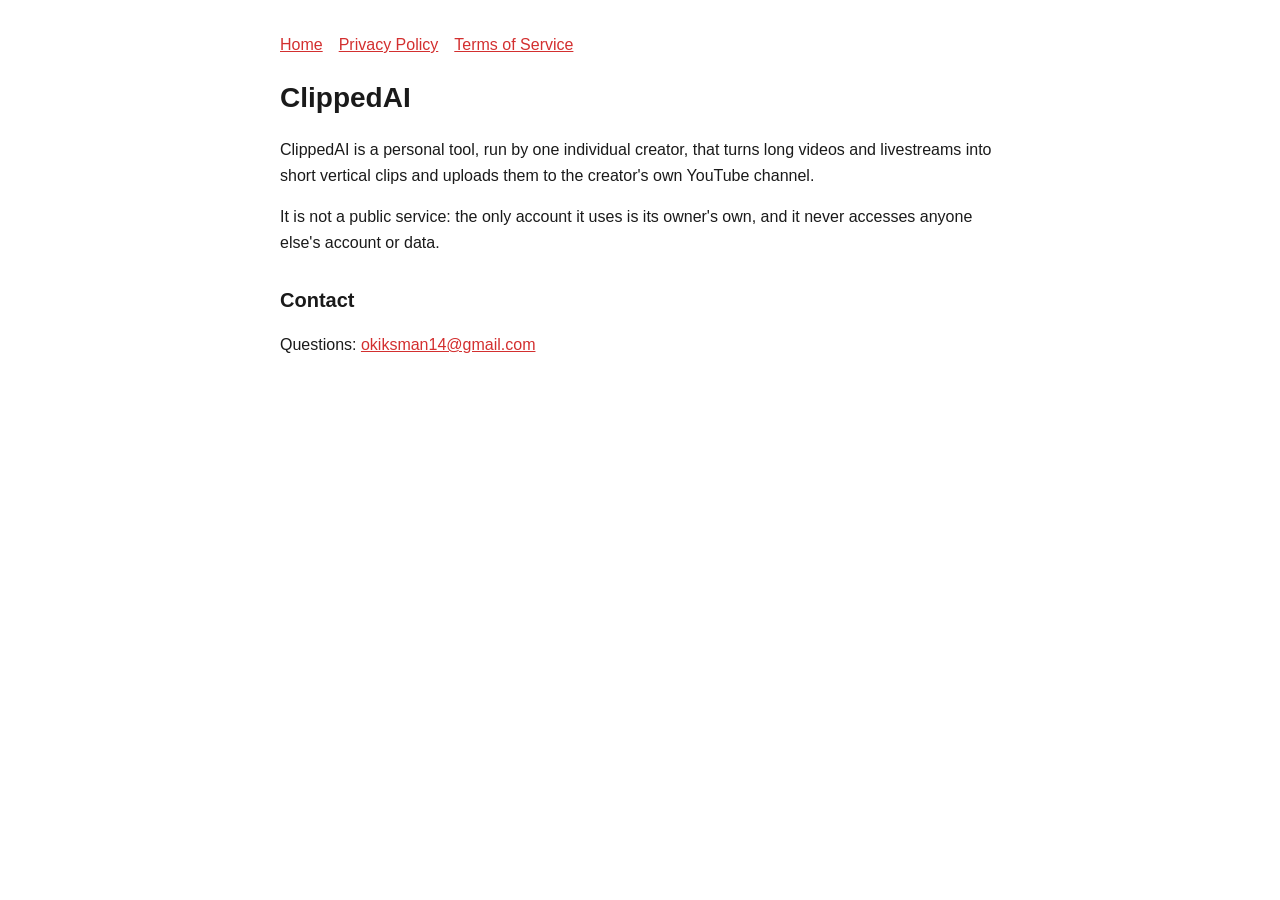
<file: index.html>
<!doctype html><html lang="en"><head><meta charset="utf-8"><meta name="viewport" content="width=device-width,initial-scale=1"><title>ClippedAI</title><link rel="stylesheet" href="style.css"></head><body>
<nav><a href="./">Home</a><a href="privacy.html">Privacy Policy</a><a href="terms.html">Terms of Service</a></nav>
<h1>ClippedAI</h1>
<p>ClippedAI is a personal tool, run by one individual creator, that turns long videos and livestreams into short vertical clips and uploads them to the creator's own YouTube channel.</p>
<p>It is not a public service: the only account it uses is its owner's own, and it never accesses anyone else's account or data.</p>
<h2>Contact</h2>
<p>Questions: <a href="mailto:okiksman14@gmail.com">okiksman14@gmail.com</a></p>
</body></html>
</file>
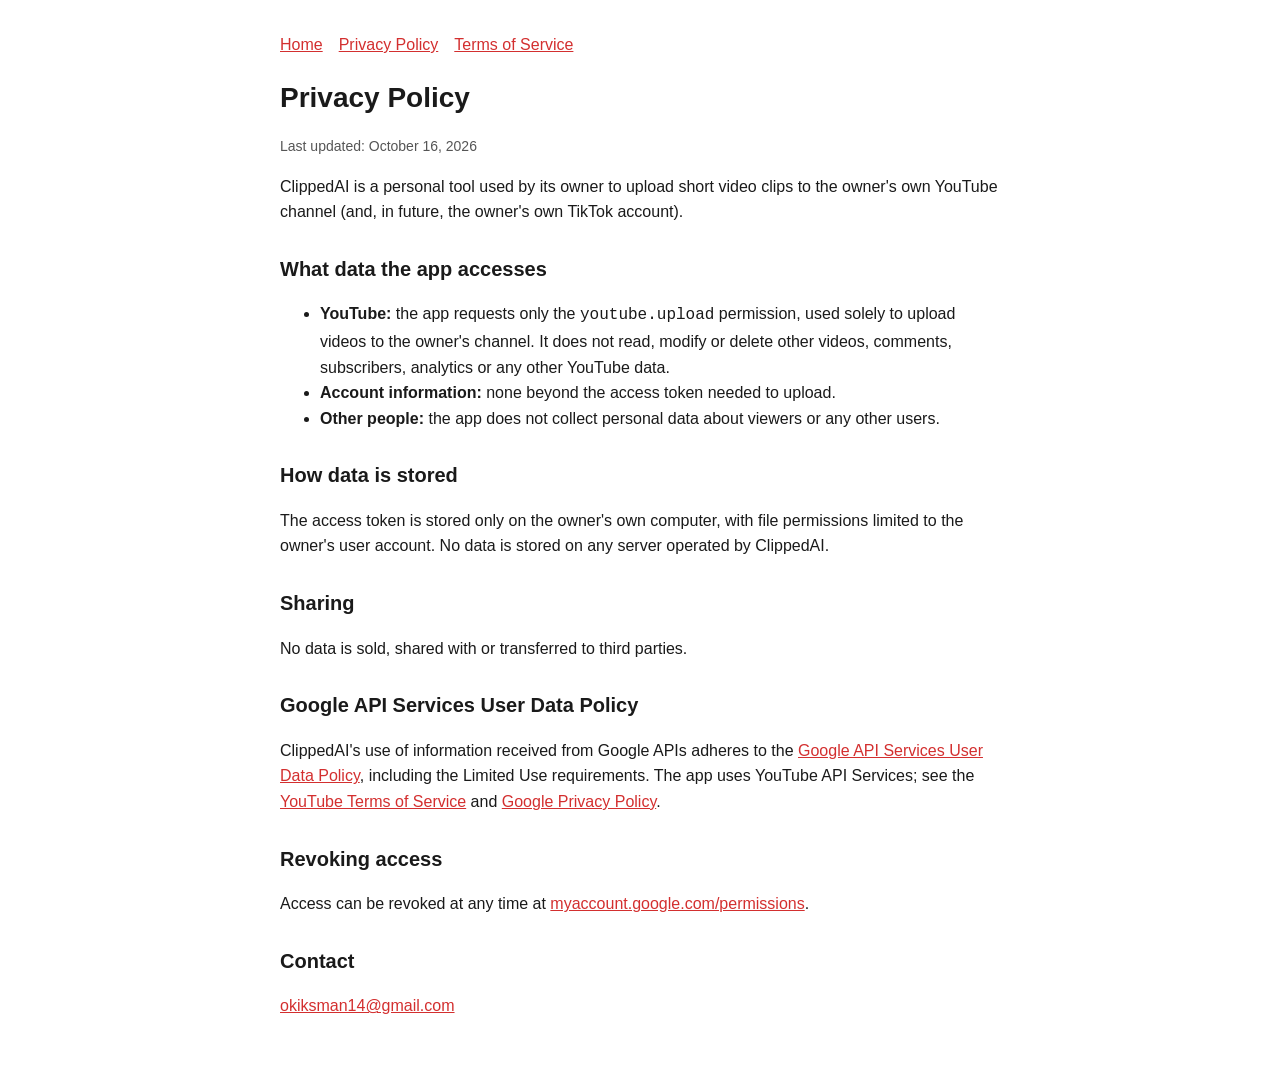
<file: privacy.html>
<!doctype html><html lang="en"><head><meta charset="utf-8"><meta name="viewport" content="width=device-width,initial-scale=1"><title>Privacy Policy · ClippedAI</title><link rel="stylesheet" href="style.css"></head><body>
<nav><a href="./">Home</a><a href="privacy.html">Privacy Policy</a><a href="terms.html">Terms of Service</a></nav>
<h1>Privacy Policy</h1>
<p class="muted">Last updated: October 16, 2026</p>
<p>ClippedAI is a personal tool used by its owner to upload short video clips to the owner's own YouTube channel (and, in future, the owner's own TikTok account).</p>
<h2>What data the app accesses</h2>
<ul>
<li><strong>YouTube:</strong> the app requests only the <code>youtube.upload</code> permission, used solely to upload videos to the owner's channel. It does not read, modify or delete other videos, comments, subscribers, analytics or any other YouTube data.</li>
<li><strong>Account information:</strong> none beyond the access token needed to upload.</li>
<li><strong>Other people:</strong> the app does not collect personal data about viewers or any other users.</li>
</ul>
<h2>How data is stored</h2>
<p>The access token is stored only on the owner's own computer, with file permissions limited to the owner's user account. No data is stored on any server operated by ClippedAI.</p>
<h2>Sharing</h2>
<p>No data is sold, shared with or transferred to third parties.</p>
<h2>Google API Services User Data Policy</h2>
<p>ClippedAI's use of information received from Google APIs adheres to the <a href="https://developers.google.com/terms/api-services-user-data-policy">Google API Services User Data Policy</a>, including the Limited Use requirements. The app uses YouTube API Services; see the <a href="https://www.youtube.com/t/terms">YouTube Terms of Service</a> and <a href="https://policies.google.com/privacy">Google Privacy Policy</a>.</p>
<h2>Revoking access</h2>
<p>Access can be revoked at any time at <a href="https://myaccount.google.com/permissions">myaccount.google.com/permissions</a>.</p>
<h2>Contact</h2>
<p><a href="mailto:okiksman14@gmail.com">okiksman14@gmail.com</a></p>
</body></html>
</file>
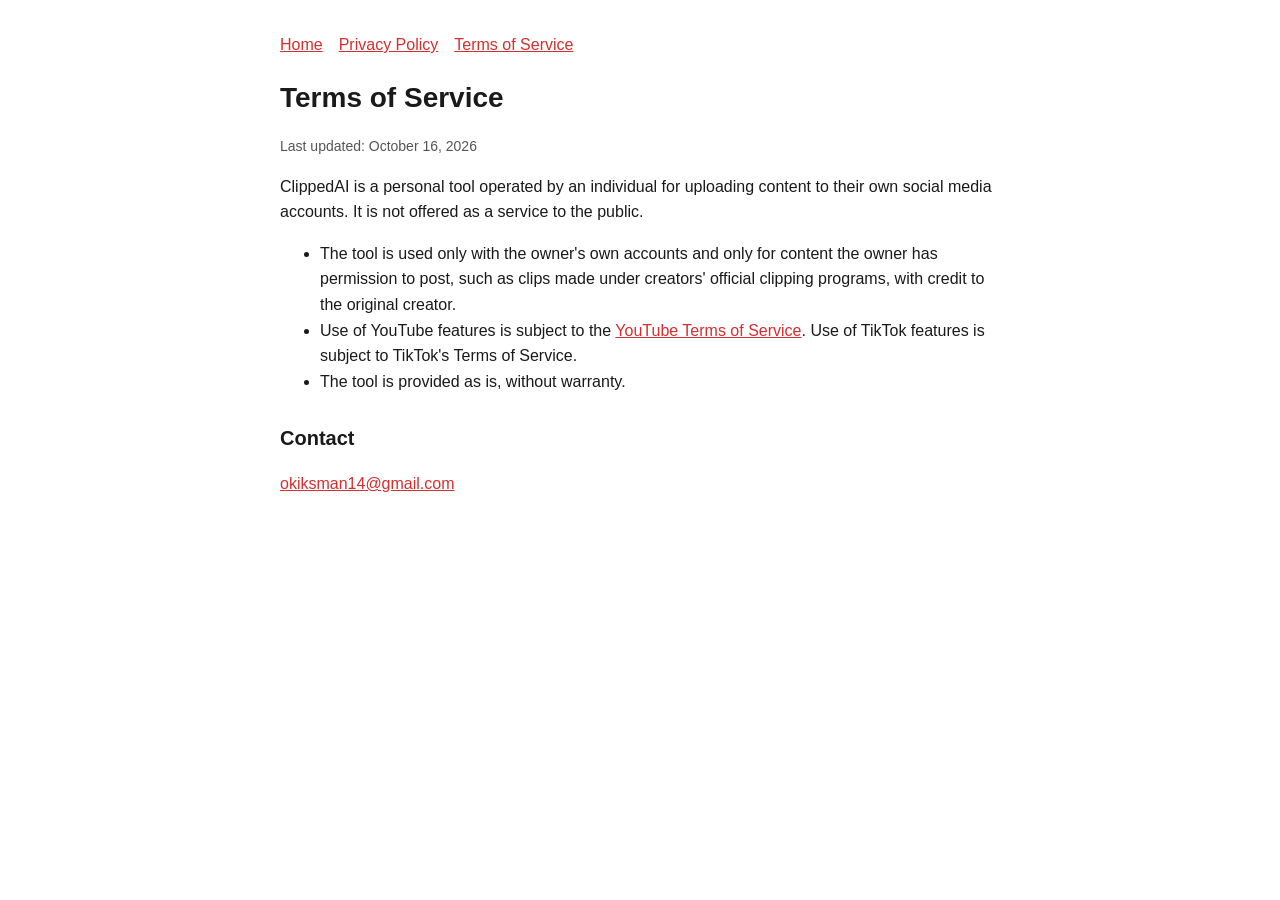
<file: terms.html>
<!doctype html><html lang="en"><head><meta charset="utf-8"><meta name="viewport" content="width=device-width,initial-scale=1"><title>Terms of Service · ClippedAI</title><link rel="stylesheet" href="style.css"></head><body>
<nav><a href="./">Home</a><a href="privacy.html">Privacy Policy</a><a href="terms.html">Terms of Service</a></nav>
<h1>Terms of Service</h1>
<p class="muted">Last updated: October 16, 2026</p>
<p>ClippedAI is a personal tool operated by an individual for uploading content to their own social media accounts. It is not offered as a service to the public.</p>
<ul>
<li>The tool is used only with the owner's own accounts and only for content the owner has permission to post, such as clips made under creators' official clipping programs, with credit to the original creator.</li>
<li>Use of YouTube features is subject to the <a href="https://www.youtube.com/t/terms">YouTube Terms of Service</a>. Use of TikTok features is subject to TikTok's Terms of Service.</li>
<li>The tool is provided as is, without warranty.</li>
</ul>
<h2>Contact</h2>
<p><a href="mailto:okiksman14@gmail.com">okiksman14@gmail.com</a></p>
</body></html>
</file>
<file: style.css>
:root{--bg:#fff;--fg:#1a1a1a;--muted:#555;--accent:#d32f2f}
@media (prefers-color-scheme:dark){:root{--bg:#121212;--fg:#eee;--muted:#aaa;--accent:#ff6b6b}}
body{background:var(--bg);color:var(--fg);font:16px/1.6 -apple-system,BlinkMacSystemFont,"Segoe UI",sans-serif;max-width:720px;margin:0 auto;padding:32px 16px}
h1{font-size:28px;margin-bottom:4px}h2{font-size:20px;margin-top:28px}
a{color:var(--accent)}nav a{margin-right:16px}.muted{color:var(--muted);font-size:14px}
</file>
